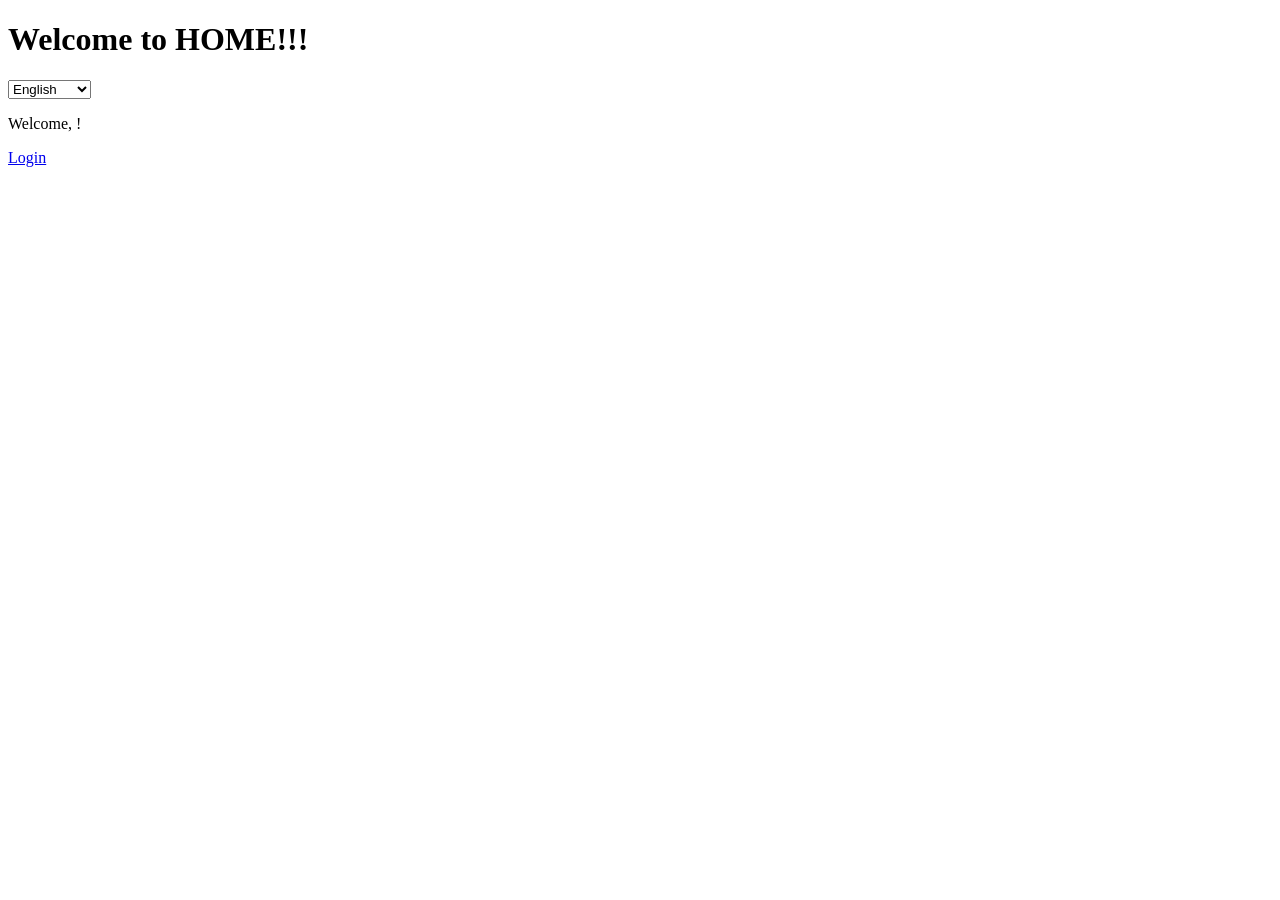
<file: src/main/resources/templates/home/index.html>
<!doctype html>
<html lang="en" xmlns:sec="http://www.thymeleaf.org/extras/spring-security">
    <head>
        <meta charset="UTF-8">
        <meta name="viewport"
              content="width=device-width, user-scalable=no, initial-scale=1.0, maximum-scale=1.0, minimum-scale=1.0">
        <meta http-equiv="X-UA-Compatible" content="ie=edge">
        <title>Document</title>
    </head>
    <body>
    <h1 th:text="#{home.welcome}">Welcome to HOME!!!</h1>
    <form method="post" th:action="@{/users/update_locale}">
        <select name="locale" onchange="this.form.submit()">
            <option value="en" th:selected="${#locale.language == 'en'}">English</option>
            <option value="es" th:selected="${#locale.language == 'es'}">Español</option>
            <option value="pt" th:selected="${#locale.language == 'pt'}">Português</option>
        </select>
    </form>
        <div sec:authorize="isAuthenticated()">
            <p>Welcome, <span sec:authentication="name"></span>!</p>
        </div>
        <div sec:authorize="!isAuthenticated()">
            <a href="/login">Login</a>
        </div>
    </body>
</html>
</file>
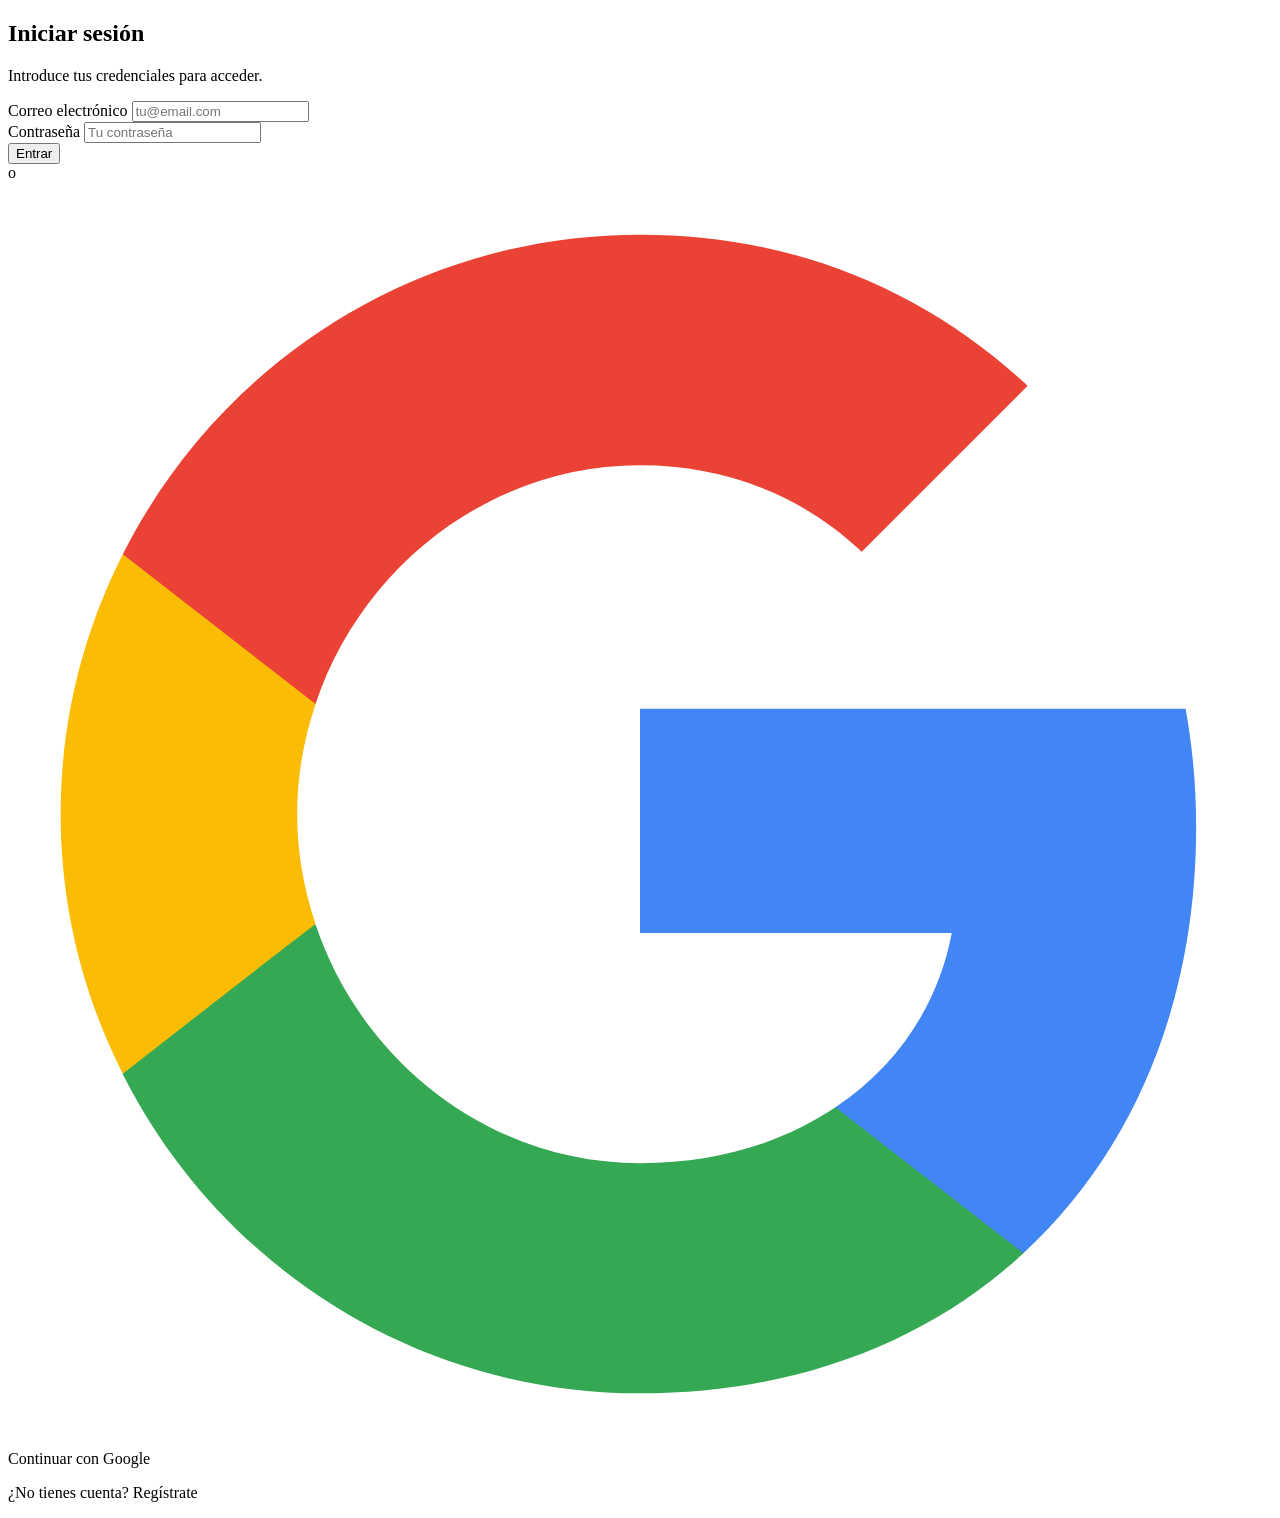
<file: src/main/resources/templates/login.html>
<!DOCTYPE html>
<html lang="es" xmlns:th="http://www.thymeleaf.org">
<head>
    <meta charset="UTF-8">
    <meta name="viewport" content="width=device-width, initial-scale=1.0">
    <title>Iniciar sesión</title>
    <link rel="stylesheet" th:href="@{/css/new_user.css}">
</head>
<body>
<main class="sign-up-page">
    <section class="sign-up-card">
        <h1>Iniciar sesión</h1>
        <p class="subtitle">Introduce tus credenciales para acceder.</p>

        <div class="alert alert-success" th:if="${successMessage}" th:text="${successMessage}"></div>
        <div class="alert alert-error" th:if="${errorMessage}" th:text="${errorMessage}"></div>

        <form th:action="@{/login}" method="post" class="sign-up-form">
            <input type="hidden" th:name="${_csrf.parameterName}" th:value="${_csrf.token}">
            <div class="form-group">
                <label for="username">Correo electrónico</label>
                <input type="email" id="username" name="username" placeholder="tu@email.com" required>
            </div>

            <div class="form-group">
                <label for="password">Contraseña</label>
                <input type="password" id="password" name="password" placeholder="Tu contraseña" required>
            </div>

            <button type="submit" class="btn-submit">Entrar</button>
        </form>

        <div class="auth-divider" aria-hidden="true"><span>o</span></div>

        <a th:href="@{/oauth2/authorization/google}" class="btn-google">
            <svg class="btn-google-icon" viewBox="0 0 24 24" aria-hidden="true">
                <path fill="#4285F4" d="M22.56 12.25c0-.78-.07-1.53-.2-2.25H12v4.26h5.92c-.26 1.37-1.04 2.53-2.21 3.31v2.77h3.57c2.08-1.92 3.28-4.74 3.28-8.09z"/>
                <path fill="#34A853" d="M12 23c2.97 0 5.46-.98 7.28-2.66l-3.57-2.77c-.98.66-2.23 1.06-3.71 1.06-2.86 0-5.29-1.93-6.16-4.53H2.18v2.84C3.99 20.53 7.7 23 12 23z"/>
                <path fill="#FBBC05" d="M5.84 14.09c-.22-.66-.35-1.36-.35-2.09s.13-1.43.35-2.09V7.07H2.18C1.43 8.55 1 10.22 1 12s.43 3.45 1.18 4.93l2.85-2.22.81-.62z"/>
                <path fill="#EA4335" d="M12 5.38c1.62 0 3.06.56 4.21 1.64l3.15-3.15C17.45 2.09 14.97 1 12 1 7.7 1 3.99 3.47 2.18 7.07l3.66 2.84c.87-2.6 3.3-4.53 6.16-4.53z"/>
            </svg>
            Continuar con Google
        </a>

        <p class="login-link">
            ¿No tienes cuenta?
            <a th:href="@{/users/register}">Regístrate</a>
        </p>
    </section>
</main>
</body>
</html>
</file>
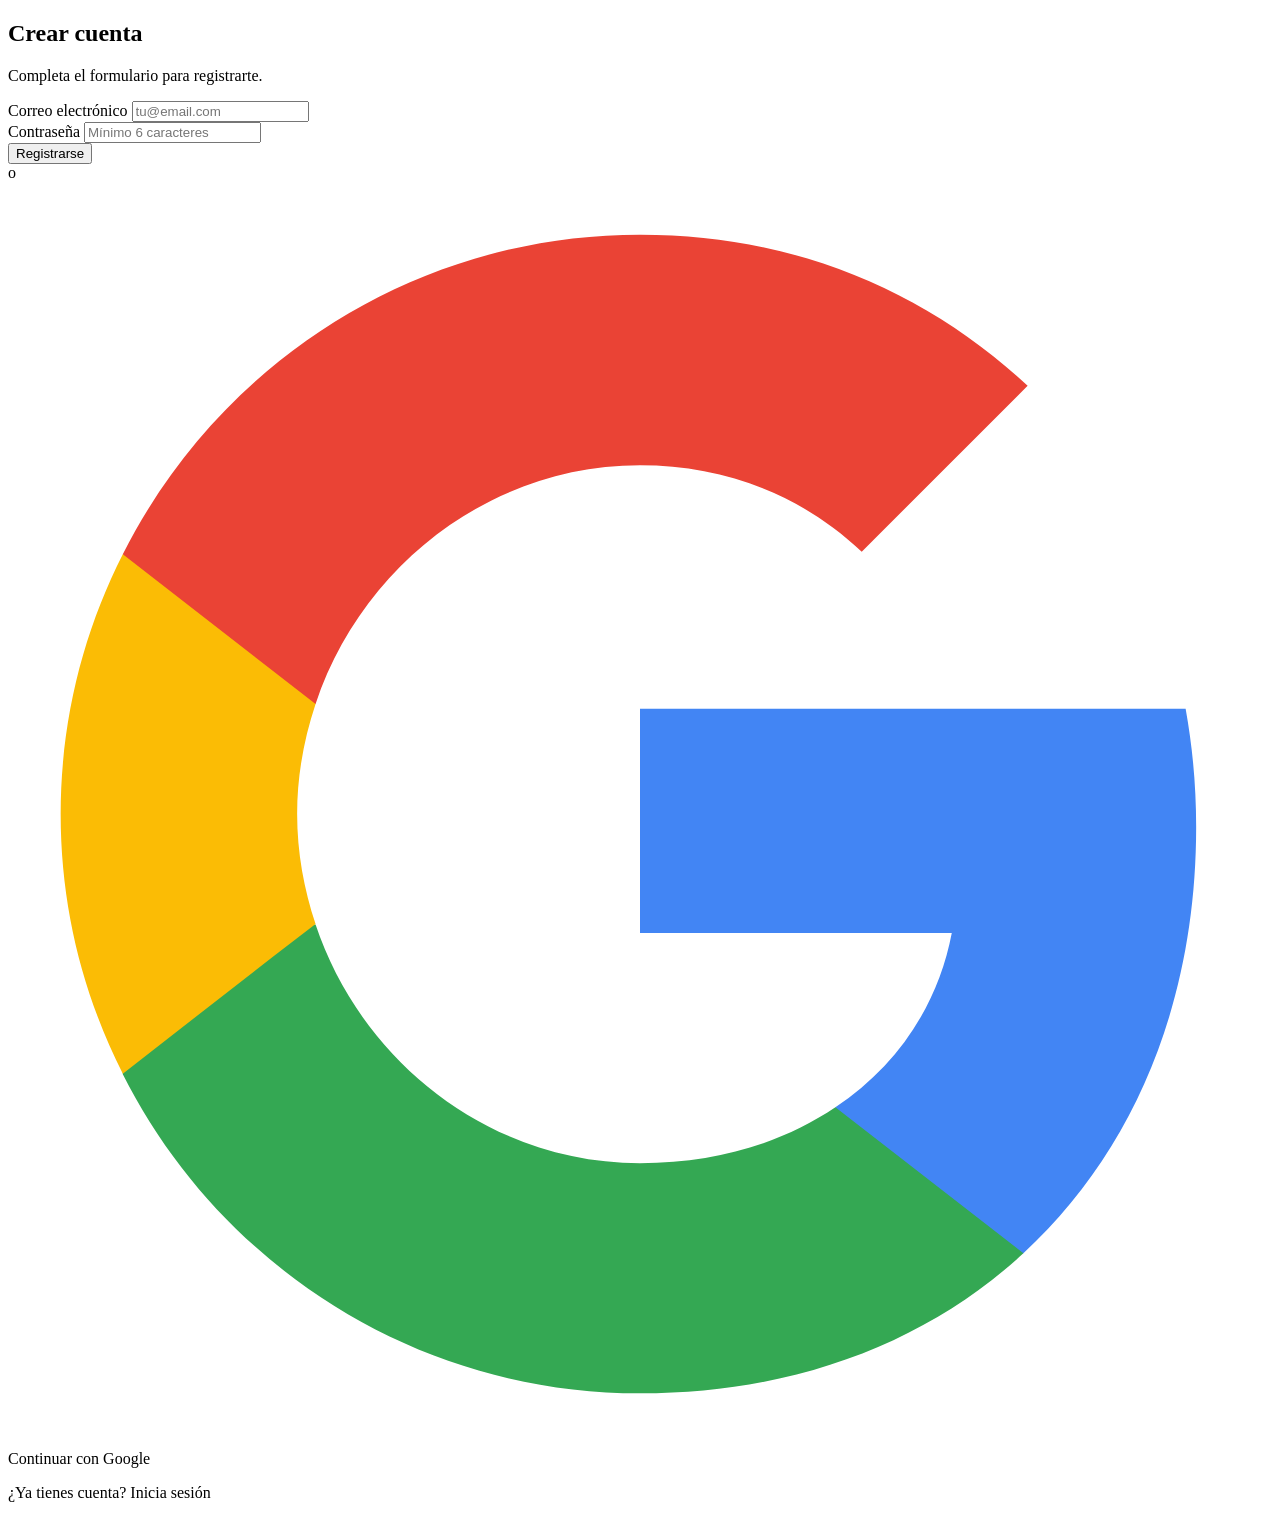
<file: src/main/resources/templates/register.html>
<!DOCTYPE html>
<html lang="es" xmlns:th="http://www.thymeleaf.org">
<head>
    <meta charset="UTF-8">
    <meta name="viewport" content="width=device-width, initial-scale=1.0">
    <title>Registro</title>
    <link rel="stylesheet" th:href="@{/css/new_user.css}">
</head>
<body>
<main class="sign-up-page">
    <section class="sign-up-card">
        <h1>Crear cuenta</h1>
        <p class="subtitle">Completa el formulario para registrarte.</p>

        <div class="alert alert-success" th:if="${successMessage}" th:text="${successMessage}"></div>
        <div class="alert alert-error" th:if="${errorMessage}" th:text="${errorMessage}"></div>

        <form th:action="@{/users/register}" th:object="${localCredentialCreateRequest}" method="post" class="sign-up-form">
            <div class="form-group">
                <label for="email">Correo electrónico</label>
                <input type="email" id="email" th:field="*{email}" placeholder="tu@email.com" required>
                <span class="field-error" th:if="${#fields.hasErrors('email')}" th:errors="*{email}"></span>
            </div>

            <div class="form-group">
                <label for="password">Contraseña</label>
                <input type="password" id="password" th:field="*{password}" placeholder="Mínimo 6 caracteres" required>
                <span class="field-error" th:if="${#fields.hasErrors('password')}" th:errors="*{password}"></span>
            </div>

            <button type="submit" class="btn-submit">Registrarse</button>
        </form>

        <div class="auth-divider" aria-hidden="true"><span>o</span></div>

        <a th:href="@{/oauth2/authorization/google}" class="btn-google">
            <svg class="btn-google-icon" viewBox="0 0 24 24" aria-hidden="true">
                <path fill="#4285F4" d="M22.56 12.25c0-.78-.07-1.53-.2-2.25H12v4.26h5.92c-.26 1.37-1.04 2.53-2.21 3.31v2.77h3.57c2.08-1.92 3.28-4.74 3.28-8.09z"/>
                <path fill="#34A853" d="M12 23c2.97 0 5.46-.98 7.28-2.66l-3.57-2.77c-.98.66-2.23 1.06-3.71 1.06-2.86 0-5.29-1.93-6.16-4.53H2.18v2.84C3.99 20.53 7.7 23 12 23z"/>
                <path fill="#FBBC05" d="M5.84 14.09c-.22-.66-.35-1.36-.35-2.09s.13-1.43.35-2.09V7.07H2.18C1.43 8.55 1 10.22 1 12s.43 3.45 1.18 4.93l2.85-2.22.81-.62z"/>
                <path fill="#EA4335" d="M12 5.38c1.62 0 3.06.56 4.21 1.64l3.15-3.15C17.45 2.09 14.97 1 12 1 7.7 1 3.99 3.47 2.18 7.07l3.66 2.84c.87-2.6 3.3-4.53 6.16-4.53z"/>
            </svg>
            Continuar con Google
        </a>

        <p class="login-link">
            ¿Ya tienes cuenta?
            <a th:href="@{/login}">Inicia sesión</a>
        </p>
    </section>
</main>
</body>
</html>
</file>
